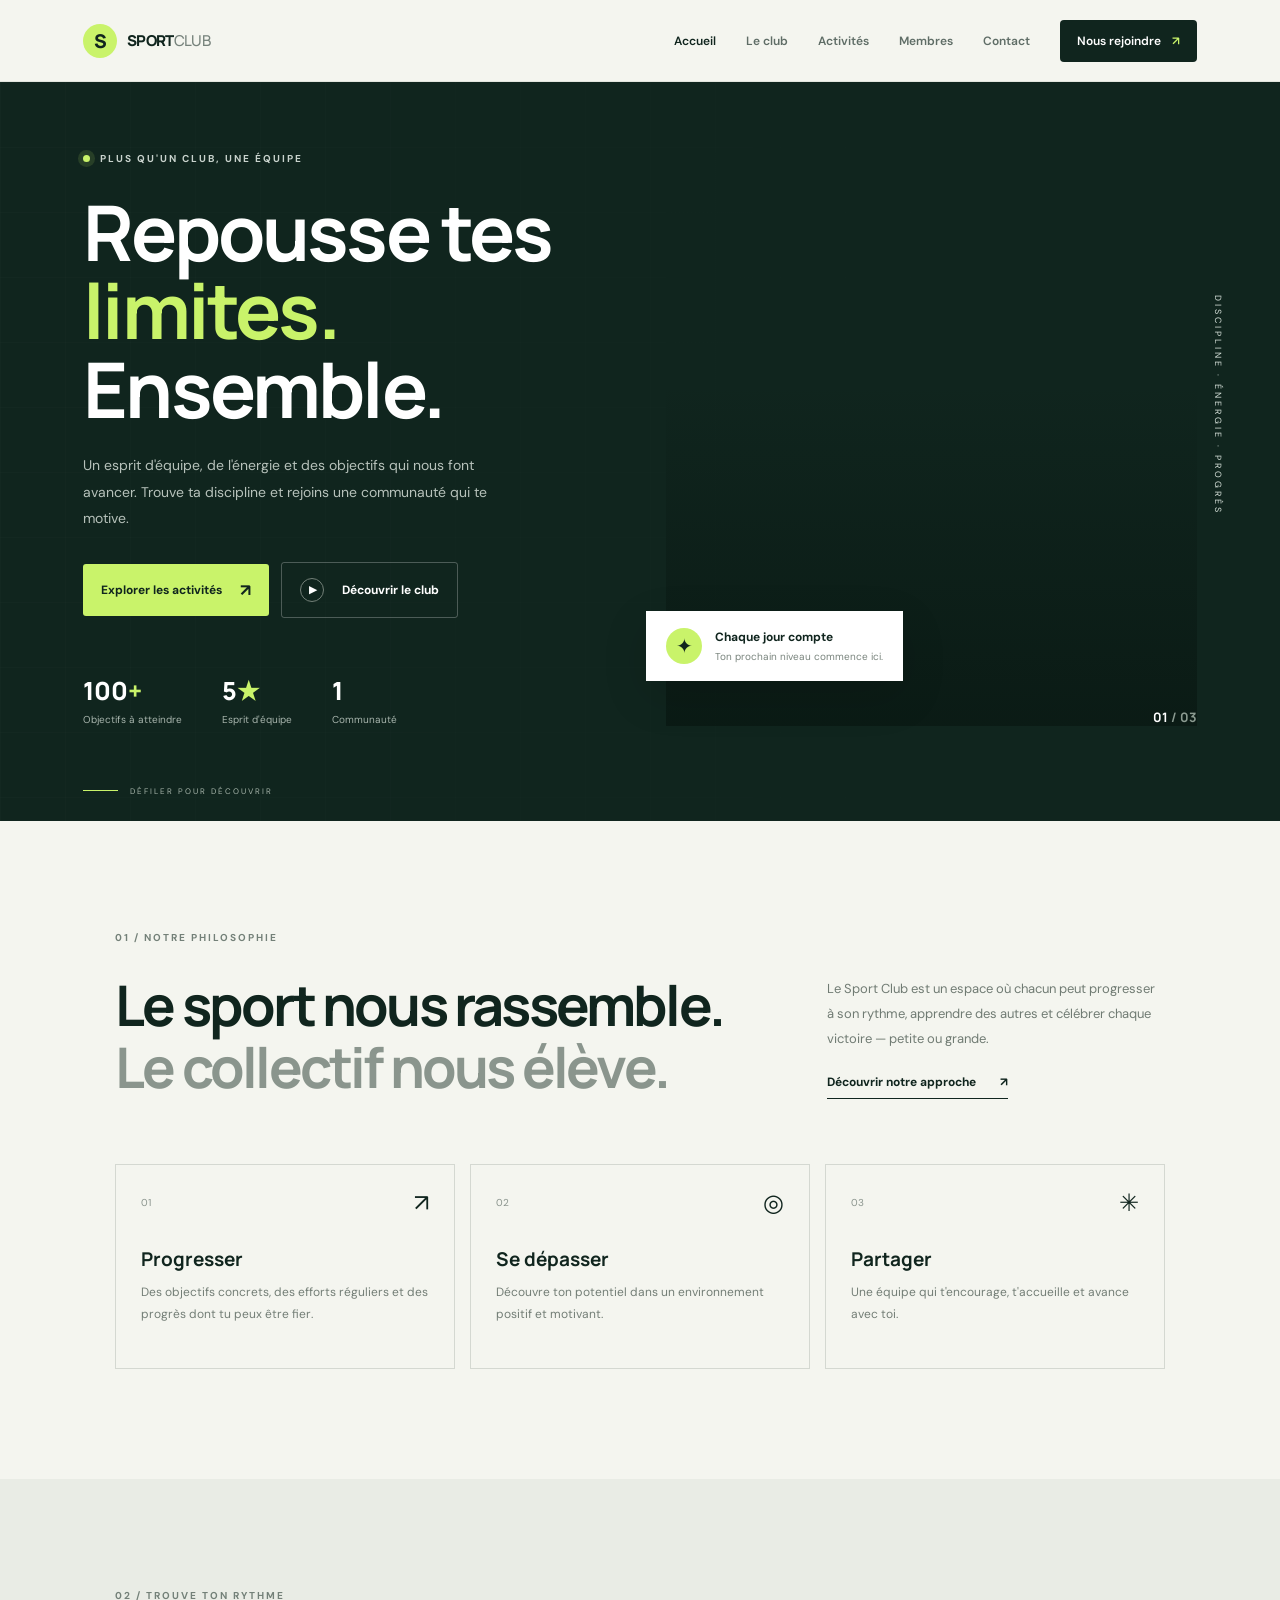
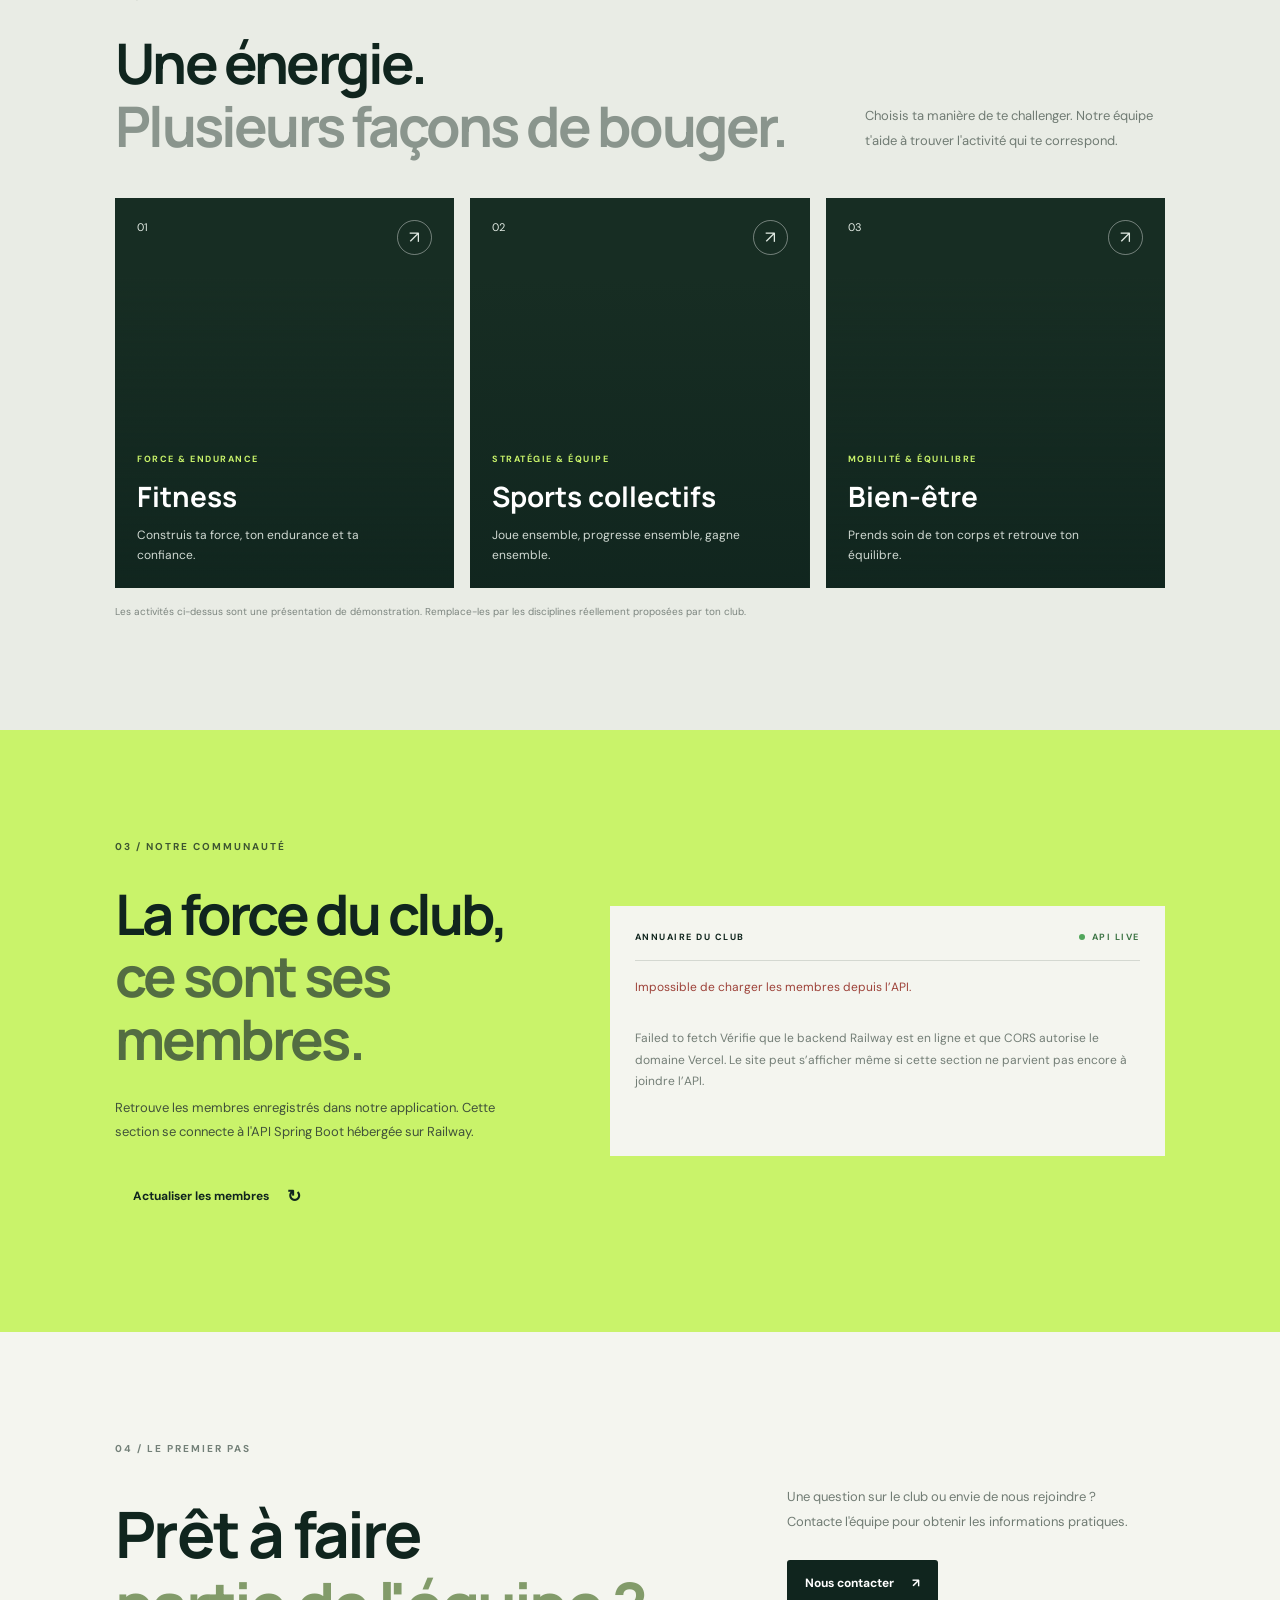
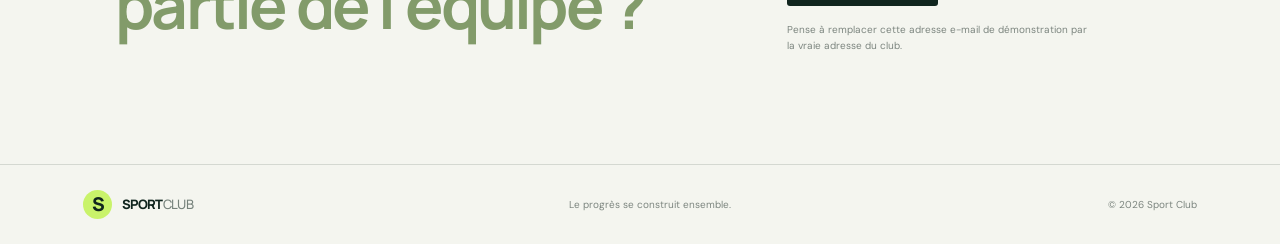
<file: frontend/index.html>
<!doctype html>
<html lang="fr">
<head>
  <meta charset="UTF-8" />
  <meta name="viewport" content="width=device-width, initial-scale=1.0" />
  <meta name="theme-color" content="#10251e" />
  <meta name="description" content="Sport Club — découvrez notre club, nos activités et notre communauté sportive." />
  <title>Sport Club — Bougez avec nous</title>
  <link rel="preconnect" href="https://fonts.googleapis.com" />
  <link rel="preconnect" href="https://fonts.gstatic.com" crossorigin />
  <link href="https://fonts.googleapis.com/css2?family=DM+Sans:wght@400;500;600;700&family=Manrope:wght@400;500;600;700;800&display=swap" rel="stylesheet" />
  <link rel="stylesheet" href="./styles.css" />
</head>
<body>
  <header class="site-header">
    <a class="brand" href="#home" aria-label="Sport Club, accueil"><span class="brand-mark">S</span><span>SPORT<span class="brand-light">CLUB</span></span></a>
    <button class="menu-toggle" id="menuToggle" aria-label="Ouvrir le menu" aria-expanded="false">☰</button>
    <nav id="mainNav" class="main-nav" aria-label="Navigation principale">
      <a class="nav-link active" href="#home">Accueil</a><a class="nav-link" href="#about">Le club</a><a class="nav-link" href="#activities">Activités</a><a class="nav-link" href="#members">Membres</a><a class="nav-link" href="#contact">Contact</a>
      <a class="nav-cta" href="#contact">Nous rejoindre <span>↗</span></a>
    </nav>
  </header>

  <main>
    <section class="hero" id="home">
      <div class="hero-grid"></div>
      <div class="hero-copy">
        <div class="eyebrow"><span class="status-dot"></span> PLUS QU'UN CLUB, UNE ÉQUIPE</div>
        <h1>Repousse tes<br /><em>limites.</em> Ensemble.</h1>
        <p class="hero-text">Un esprit d'équipe, de l'énergie et des objectifs qui nous font avancer. Trouve ta discipline et rejoins une communauté qui te motive.</p>
        <div class="hero-actions"><a class="button button-primary" href="#activities">Explorer les activités <span>↗</span></a><a class="button button-ghost" href="#about"><span class="play-icon">▶</span> Découvrir le club</a></div>
        <div class="hero-stats"><div><strong>100<span>+</span></strong><small>Objectifs à atteindre</small></div><div><strong>5<span>★</span></strong><small>Esprit d'équipe</small></div><div><strong>1</strong><small>Communauté</small></div></div>
      </div>
      <div class="hero-visual" aria-label="Athlète en entraînement">
        <div class="visual-image"></div><div class="image-shade"></div>
        <div class="vertical-label">DISCIPLINE · ÉNERGIE · PROGRÈS</div>
        <div class="floating-card"><span class="floating-icon">✦</span><div><strong>Chaque jour compte</strong><small>Ton prochain niveau commence ici.</small></div></div>
        <div class="hero-number">01 <span>/ 03</span></div>
      </div>
      <div class="scroll-cue"><span></span> DÉFILER POUR DÉCOUVRIR</div>
    </section>

    <section class="intro section-pad" id="about">
      <div class="section-kicker">01 / NOTRE PHILOSOPHIE</div>
      <div class="intro-layout"><h2>Le sport nous rassemble.<br /><span>Le collectif nous élève.</span></h2><div class="intro-copy"><p>Le Sport Club est un espace où chacun peut progresser à son rythme, apprendre des autres et célébrer chaque victoire — petite ou grande.</p><a class="text-link" href="#contact">Découvrir notre approche <span>↗</span></a></div></div>
      <div class="values-grid"><article class="value-card"><span class="value-number">01</span><div class="value-icon">↗</div><h3>Progresser</h3><p>Des objectifs concrets, des efforts réguliers et des progrès dont tu peux être fier.</p></article><article class="value-card"><span class="value-number">02</span><div class="value-icon">◎</div><h3>Se dépasser</h3><p>Découvre ton potentiel dans un environnement positif et motivant.</p></article><article class="value-card"><span class="value-number">03</span><div class="value-icon">✳</div><h3>Partager</h3><p>Une équipe qui t'encourage, t'accueille et avance avec toi.</p></article></div>
    </section>

    <section class="activities section-pad" id="activities">
      <div class="section-kicker">02 / TROUVE TON RYTHME</div><div class="section-heading"><h2>Une énergie.<br /><span>Plusieurs façons de bouger.</span></h2><p>Choisis ta manière de te challenger. Notre équipe t'aide à trouver l'activité qui te correspond.</p></div>
      <div class="activity-grid"><article class="activity-card activity-one"><div class="activity-bg bg-one"></div><div class="activity-top"><span>01</span><span class="activity-arrow">↗</span></div><div class="activity-content"><span class="activity-tag">FORCE &amp; ENDURANCE</span><h3>Fitness</h3><p>Construis ta force, ton endurance et ta confiance.</p></div></article><article class="activity-card activity-two"><div class="activity-bg bg-two"></div><div class="activity-top"><span>02</span><span class="activity-arrow">↗</span></div><div class="activity-content"><span class="activity-tag">STRATÉGIE &amp; ÉQUIPE</span><h3>Sports collectifs</h3><p>Joue ensemble, progresse ensemble, gagne ensemble.</p></div></article><article class="activity-card activity-three"><div class="activity-bg bg-three"></div><div class="activity-top"><span>03</span><span class="activity-arrow">↗</span></div><div class="activity-content"><span class="activity-tag">MOBILITÉ &amp; ÉQUILIBRE</span><h3>Bien-être</h3><p>Prends soin de ton corps et retrouve ton équilibre.</p></div></article></div>
      <p class="demo-note">Les activités ci-dessus sont une présentation de démonstration. Remplace-les par les disciplines réellement proposées par ton club.</p>
    </section>

    <section class="members section-pad" id="members"><div class="members-panel"><div class="members-copy"><div class="section-kicker">03 / NOTRE COMMUNAUTÉ</div><h2>La force du club,<br /><span>ce sont ses membres.</span></h2><p>Retrouve les membres enregistrés dans notre application. Cette section se connecte à l'API Spring Boot hébergée sur Railway.</p><button class="button button-primary" id="reloadMembers">Actualiser les membres <span>↻</span></button></div><div class="members-result"><div class="result-header"><span>ANNUAIRE DU CLUB</span><span class="live-label"><i></i> API LIVE</span></div><div id="apiStatus" class="api-status">Connexion à l'API en cours…</div><div id="membersList" class="members-list" aria-live="polite"></div></div></div></section>

    <section class="contact section-pad" id="contact"><div class="section-kicker">04 / LE PREMIER PAS</div><div class="contact-layout"><h2>Prêt à faire<br /><em>partie de l'équipe ?</em></h2><div><p>Une question sur le club ou envie de nous rejoindre ? Contacte l'équipe pour obtenir les informations pratiques.</p><a class="button button-dark" href="mailto:contact@sportclub.example">Nous contacter <span>↗</span></a><small class="demo-note">Pense à remplacer cette adresse e-mail de démonstration par la vraie adresse du club.</small></div></div></section>
  </main>

  <footer class="site-footer"><a class="brand footer-brand" href="#home"><span class="brand-mark">S</span><span>SPORT<span class="brand-light">CLUB</span></span></a><p>Le progrès se construit ensemble.</p><span>© <span id="year"></span> Sport Club</span></footer>
  <script src="./app.js"></script>
</body>
</html>
</file>
<file: frontend/styles.css>
:root{--ink:#10251e;--green:#c9f36a;--paper:#f4f5ef;--muted:#7c857f;--line:rgba(16,37,30,.14);--white:#fff;--font:'DM Sans',sans-serif;--display:'Manrope',sans-serif}*{box-sizing:border-box}html{scroll-behavior:smooth;scroll-padding-top:88px}body{margin:0;background:var(--paper);color:var(--ink);font-family:var(--font);-webkit-font-smoothing:antialiased}a{color:inherit;text-decoration:none}.site-header{height:82px;padding:0 6.5%;display:flex;align-items:center;justify-content:space-between;background:var(--paper);position:sticky;top:0;z-index:20;border-bottom:1px solid rgba(16,37,30,.08)}.brand{display:flex;align-items:center;gap:10px;font-family:var(--display);font-size:15px;font-weight:800;letter-spacing:-.7px}.brand-mark{display:grid;place-items:center;background:var(--green);width:34px;height:34px;border-radius:50%;font-size:19px}.brand-light{font-weight:500;opacity:.55}.main-nav{display:flex;align-items:center;gap:30px;font-size:12px;font-weight:600}.nav-link{opacity:.65;transition:opacity .2s}.nav-link:hover,.nav-link.active{opacity:1}.nav-cta{background:var(--ink);color:white;padding:13px 17px;border-radius:4px}.nav-cta span{color:var(--green);padding-left:8px}.menu-toggle{display:none;background:none;border:0;font-size:25px;color:var(--ink)}.hero{min-height:650px;background:var(--ink);color:white;display:grid;grid-template-columns:1.02fr .98fr;position:relative;overflow:hidden;padding:70px 6.5% 95px}.hero-grid{position:absolute;inset:0;opacity:.11;background-image:linear-gradient(rgba(255,255,255,.12) 1px,transparent 1px),linear-gradient(90deg,rgba(255,255,255,.12) 1px,transparent 1px);background-size:65px 65px;mask-image:linear-gradient(90deg,black,transparent 85%)}.hero-copy{position:relative;z-index:2;align-self:center;padding:0 5% 0 0}.eyebrow,.section-kicker{font-size:10px;letter-spacing:2px;font-weight:700}.eyebrow{color:#c9d3cd;display:flex;align-items:center;gap:10px}.status-dot{width:7px;height:7px;border-radius:50%;background:var(--green);box-shadow:0 0 0 5px rgba(201,243,106,.12)}h1,h2,h3,p{margin-top:0}h1,h2{font-family:var(--display);letter-spacing:-2.8px}h1{font-size:clamp(48px,6vw,82px);line-height:1.02;margin:28px 0 24px;font-weight:700}h1 em,.contact h2 em{font-style:normal;color:var(--green)}.hero-text{max-width:445px;color:#b7c2bb;font-size:14px;line-height:1.9}.hero-actions{display:flex;gap:12px;align-items:center;flex-wrap:wrap;margin-top:30px}.button{display:inline-flex;align-items:center;justify-content:center;gap:18px;padding:15px 18px;font:700 12px var(--font);border:0;border-radius:3px;cursor:pointer;transition:transform .2s,background .2s}.button:hover{transform:translateY(-3px)}.button-primary{background:var(--green);color:var(--ink)}.button-primary span{font-size:17px}.button-ghost{color:white;border:1px solid rgba(255,255,255,.25)}.play-icon{font-size:10px;border:1px solid #738078;border-radius:50%;width:24px;height:24px;display:grid;place-items:center;padding-left:2px}.hero-stats{display:flex;gap:40px;margin-top:55px}.hero-stats div{display:grid;gap:5px}.hero-stats strong{font:800 25px var(--display)}.hero-stats strong span{color:var(--green)}.hero-stats small{font-size:10px;color:#a8b5ad}.hero-visual{position:relative;min-height:460px;margin-left:15px;align-self:stretch;overflow:visible}.visual-image{position:absolute;inset:0 0 0 5%;background:url('https://images.unsplash.com/photo-1534438327276-14e5300c3a48?auto=format&fit=crop&w=1200&q=85') center/cover;filter:saturate(.65)}.image-shade{position:absolute;inset:0;background:linear-gradient(0deg,rgba(7,20,15,.6),transparent 60%),linear-gradient(90deg,var(--ink),transparent 40%)}.vertical-label{position:absolute;right:-27px;top:25%;writing-mode:vertical-rl;letter-spacing:3px;font-size:9px;color:#d9e3dc}.floating-card{position:absolute;bottom:45px;left:-20px;background:white;color:var(--ink);padding:17px 20px;display:flex;align-items:center;gap:13px;box-shadow:0 15px 45px #0002;min-width:245px}.floating-icon{display:grid;place-items:center;background:var(--green);width:36px;height:36px;border-radius:50%;font-size:20px}.floating-card strong,.floating-card small{display:block}.floating-card strong{font-size:12px}.floating-card small{font-size:10px;color:#79847d;margin-top:5px}.hero-number{position:absolute;bottom:0;right:0;font:700 13px var(--display)}.hero-number span{color:#8b9b91}.scroll-cue{position:absolute;left:6.5%;bottom:25px;display:flex;align-items:center;gap:12px;font-size:8px;letter-spacing:2px;color:#a6b4aa}.scroll-cue span{width:35px;height:1px;background:var(--green)}.section-pad{padding:110px 9%}.section-kicker{color:#738078;margin-bottom:30px}.intro-layout{display:grid;grid-template-columns:1.3fr .7fr;gap:8%;align-items:end}.intro h2,.section-heading h2,.members h2,.contact h2{font-size:clamp(34px,4.5vw,56px);line-height:1.12;margin-bottom:0}.intro h2 span,.section-heading h2 span,.members h2 span{color:#8a958d}.intro-copy p,.section-heading>p,.contact-layout p{font-size:13px;line-height:1.9;color:#707b73}.text-link{font-size:12px;font-weight:700;border-bottom:1px solid var(--ink);padding-bottom:8px;display:inline-flex;gap:24px;margin-top:10px}.values-grid{display:grid;grid-template-columns:repeat(3,1fr);gap:15px;margin-top:65px}.value-card{border:1px solid var(--line);padding:25px;min-height:205px;position:relative;transition:background .2s,transform .2s}.value-card:hover{background:#fff;transform:translateY(-4px)}.value-number{font-size:10px;color:#89938c}.value-icon{position:absolute;right:25px;top:22px;font-size:24px}.value-card h3{font:700 19px var(--display);margin:35px 0 10px}.value-card p{font-size:12px;color:#737e76;line-height:1.8;margin-bottom:0}.activities{background:#e9ece5}.section-heading{display:flex;justify-content:space-between;align-items:end;gap:40px;margin-bottom:40px}.section-heading>p{max-width:300px;margin-bottom:4px}.activity-grid{display:grid;grid-template-columns:repeat(3,1fr);gap:16px}.activity-card{height:390px;position:relative;overflow:hidden;background:#172d23;color:white;padding:22px;display:flex;flex-direction:column;justify-content:space-between}.activity-bg{position:absolute;inset:0;background-position:center;background-size:cover;transition:transform .5s}.activity-card:hover .activity-bg{transform:scale(1.06)}.bg-one{background-image:linear-gradient(0deg,#10251ee8,transparent 80%),url('https://images.unsplash.com/photo-1534438327276-14e5300c3a48?auto=format&fit=crop&w=700&q=80')}.bg-two{background-image:linear-gradient(0deg,#10251ee8,transparent 80%),url('https://images.unsplash.com/photo-1540747913346-19e32dc3e97e?auto=format&fit=crop&w=700&q=80')}.bg-three{background-image:linear-gradient(0deg,#10251ee8,transparent 80%),url('https://images.unsplash.com/photo-1518611012118-696072aa579a?auto=format&fit=crop&w=700&q=80')}.activity-top,.activity-content{position:relative;z-index:1}.activity-top{display:flex;justify-content:space-between;font-size:11px;color:#e0e9e2}.activity-arrow{display:grid;place-items:center;border:1px solid #ffffff66;border-radius:50%;width:35px;height:35px;font-size:17px}.activity-tag{font-size:9px;letter-spacing:1.5px;color:var(--green);font-weight:700}.activity-content h3{font:700 28px var(--display);margin:10px 0}.activity-content p{font-size:12px;line-height:1.7;color:#d0d9d2;margin-bottom:0;max-width:250px}.demo-note{font-size:10px;color:#7c857f;margin:16px 0 0;line-height:1.6}.members{background:var(--green)}.members-panel{display:grid;grid-template-columns:.85fr 1.15fr;gap:8%;align-items:center}.members .section-kicker{color:#3e5631}.members h2 span{color:#536d42}.members-copy>p{font-size:13px;line-height:1.9;max-width:390px;margin:25px 0;color:#40513a}.button-dark{background:var(--ink);color:white}.members-result{background:var(--paper);padding:25px;min-height:250px}.result-header{display:flex;justify-content:space-between;align-items:center;font-size:9px;font-weight:700;letter-spacing:1.5px;border-bottom:1px solid var(--line);padding-bottom:17px}.live-label{display:flex;align-items:center;gap:7px;color:#3d7445}.live-label i{width:6px;height:6px;border-radius:50%;background:#51a65b}.api-status{font-size:12px;color:#778178;padding:18px 0}.members-list{display:grid;gap:8px}.member-item{display:flex;align-items:center;justify-content:space-between;gap:15px;background:white;padding:13px 15px;border:1px solid #e6e9e2}.member-name{font-size:12px;font-weight:700}.member-meta{font-size:10px;color:#7c857f;margin-top:4px}.member-badge{font-size:9px;padding:6px 8px;background:#e8f5d3;border-radius:20px;white-space:nowrap}.contact{background:var(--paper)}.contact-layout{display:grid;grid-template-columns:1.2fr .8fr;gap:10%;align-items:center}.contact h2{font-size:clamp(36px,5vw,65px)}.contact h2 em{color:#829b6a}.contact-layout p{max-width:360px}.contact-layout .button{margin-top:12px}.contact-layout .demo-note{display:block;max-width:300px}.site-footer{padding:25px 6.5%;border-top:1px solid var(--line);display:flex;align-items:center;justify-content:space-between;gap:20px}.site-footer p,.site-footer>span{font-size:10px;color:#7c857f;margin:0}.footer-brand{font-size:13px}.footer-brand .brand-mark{width:29px;height:29px}.api-error{color:#9d4239!important}.empty-state{font-size:12px;color:#737e76;line-height:1.8;padding:15px 0}
@media(max-width:900px){.site-header{padding:0 5%;height:72px}.menu-toggle{display:block}.main-nav{display:none;position:absolute;top:72px;left:0;right:0;background:var(--paper);padding:22px 5%;border-bottom:1px solid var(--line);flex-direction:column;align-items:stretch;gap:20px}.main-nav.open{display:flex}.nav-cta{text-align:center}.hero{padding:65px 6% 90px;grid-template-columns:1fr}.hero-copy{padding:0}.hero-visual{margin:45px 0 0;min-height:350px}.visual-image{left:0}.image-shade{background:linear-gradient(0deg,rgba(7,20,15,.5),transparent 60%)}.vertical-label{right:-18px}.scroll-cue{left:6%;bottom:22px}.section-pad{padding:80px 6%}.intro-layout,.members-panel,.contact-layout{grid-template-columns:1fr;gap:30px}.values-grid{margin-top:40px}.section-heading{align-items:start;flex-direction:column;gap:18px}.activity-card{height:340px}.members-result{margin-top:10px}}@media(max-width:600px){h1{font-size:53px;letter-spacing:-2px}.hero{padding-top:50px}.hero-stats{gap:22px;margin-top:38px}.hero-stats strong{font-size:22px}.hero-stats small{font-size:9px}.hero-visual{min-height:300px}.floating-card{left:-7px;bottom:25px;min-width:225px;padding:13px}.section-pad{padding:65px 6%}.intro h2,.section-heading h2,.members h2{font-size:36px;letter-spacing:-1.6px}.values-grid,.activity-grid{grid-template-columns:1fr}.value-card{min-height:180px}.activity-card{height:360px}.section-heading{margin-bottom:28px}.members-result{padding:18px}.contact h2{font-size:42px;letter-spacing:-1.8px}.site-footer{align-items:flex-start;flex-direction:column;gap:12px}.hero-actions{align-items:stretch;flex-direction:column}.hero-actions .button{justify-content:space-between}.vertical-label{display:none}}
</file>
